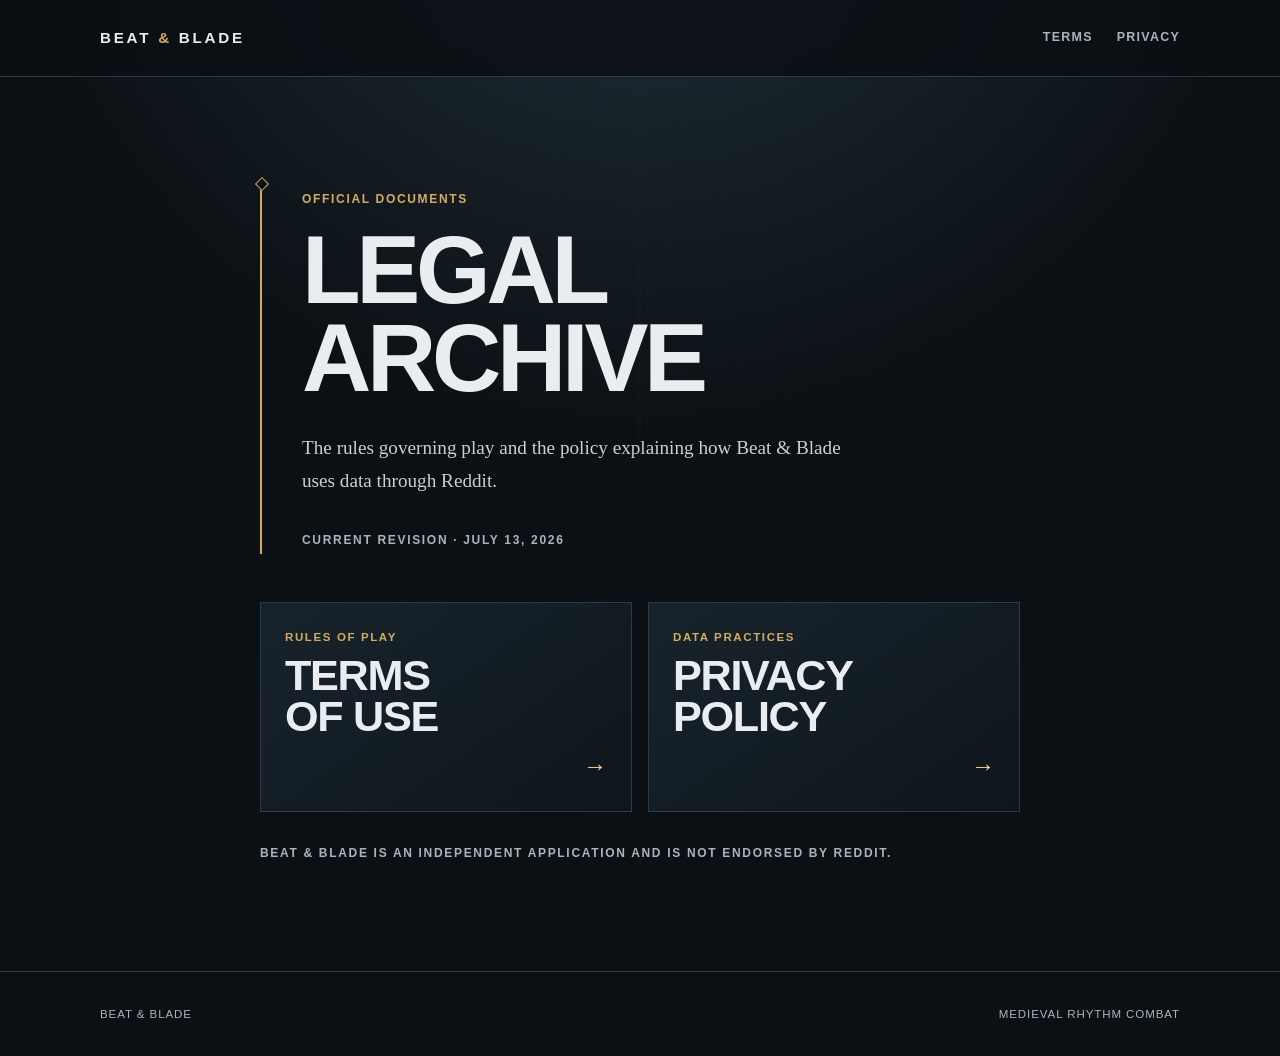
<file: index.html>
<!doctype html>
<html lang="en">
<head>
  <meta charset="utf-8">
  <meta name="viewport" content="width=device-width, initial-scale=1">
  <meta name="description" content="Terms of Use and Privacy Policy for Beat & Blade, a medieval rhythm-combat game on Reddit.">
  <title>Beat & Blade — Legal</title>
  <link rel="stylesheet" href="styles.css">
</head>
<body>
  <header class="site-header">
    <div class="header-inner">
      <a class="brand" href="index.html" aria-current="page">Beat <span>&amp;</span> Blade</a>
      <nav class="site-nav" aria-label="Legal pages">
        <a href="terms.html">Terms</a>
        <a href="privacy.html">Privacy</a>
      </nav>
    </div>
  </header>

  <main>
    <div class="hero">
      <p class="eyebrow">Official documents</p>
      <h1>Legal archive</h1>
      <p class="intro">The rules governing play and the policy explaining how Beat &amp; Blade uses data through Reddit.</p>
      <span class="updated">Current revision · July 13, 2026</span>
    </div>

    <div class="cards" aria-label="Legal documents">
      <a class="card" href="terms.html">
        <span class="card-label">Rules of play</span>
        <strong>Terms of Use</strong>
        <span class="card-arrow" aria-hidden="true">→</span>
      </a>
      <a class="card" href="privacy.html">
        <span class="card-label">Data practices</span>
        <strong>Privacy Policy</strong>
        <span class="card-arrow" aria-hidden="true">→</span>
      </a>
    </div>

    <p class="document-note">Beat &amp; Blade is an independent application and is not endorsed by Reddit.</p>
  </main>

  <footer class="site-footer">
    <div class="footer-inner">
      <span>Beat &amp; Blade</span>
      <span>Medieval rhythm combat</span>
    </div>
  </footer>
</body>
</html>
</file>
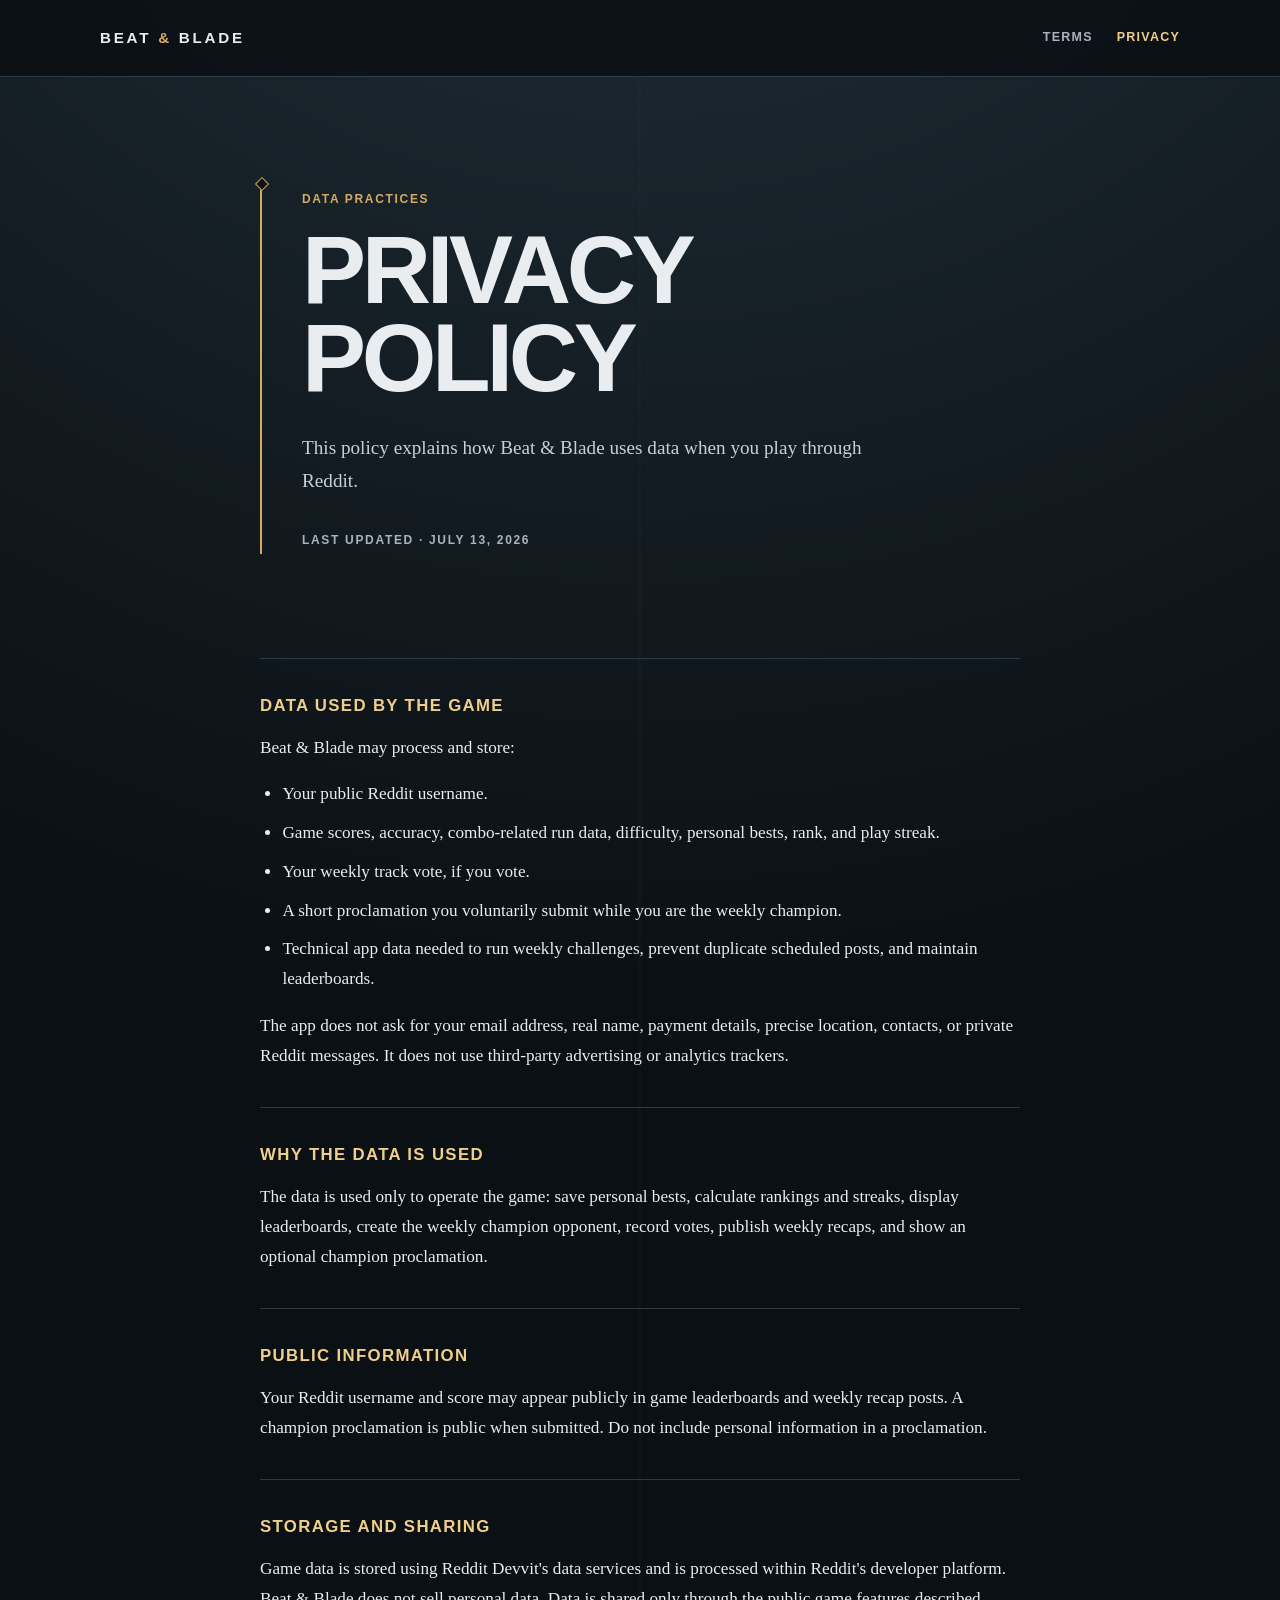
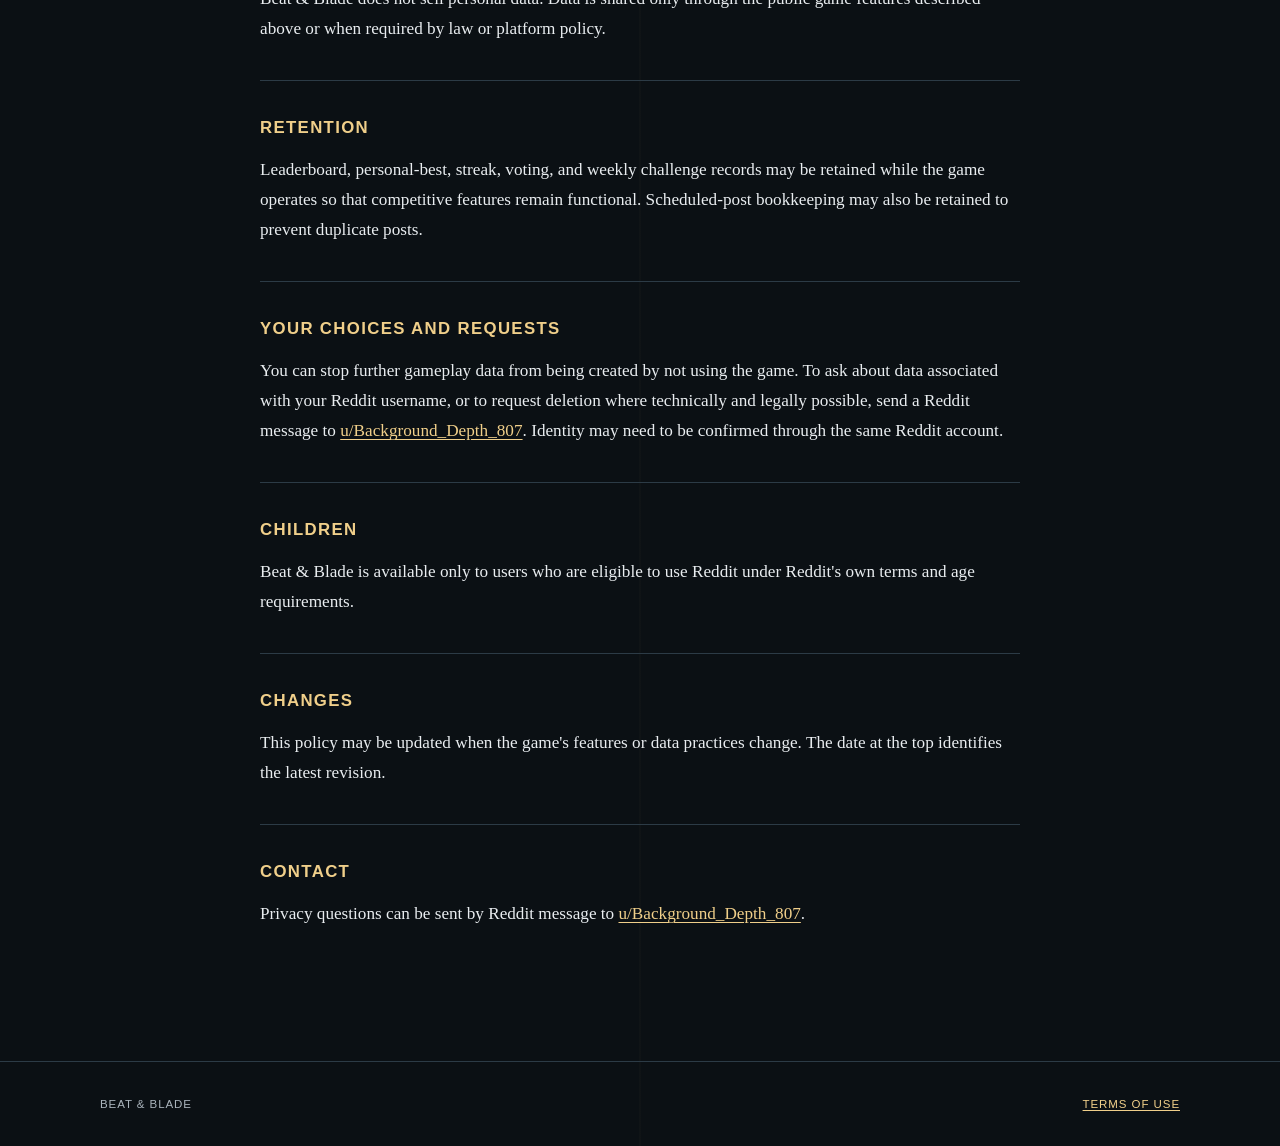
<file: privacy.html>
<!doctype html>
<html lang="en">
<head>
  <meta charset="utf-8">
  <meta name="viewport" content="width=device-width, initial-scale=1">
  <meta name="description" content="Privacy Policy for Beat & Blade, a medieval rhythm-combat game on Reddit.">
  <title>Privacy Policy — Beat & Blade</title>
  <link rel="stylesheet" href="styles.css">
</head>
<body>
  <header class="site-header">
    <div class="header-inner">
      <a class="brand" href="index.html">Beat <span>&amp;</span> Blade</a>
      <nav class="site-nav" aria-label="Legal pages">
        <a href="terms.html">Terms</a>
        <a href="privacy.html" aria-current="page">Privacy</a>
      </nav>
    </div>
  </header>

  <main>
    <div class="hero">
      <p class="eyebrow">Data practices</p>
      <h1>Privacy Policy</h1>
      <p class="intro">This policy explains how Beat &amp; Blade uses data when you play through Reddit.</p>
      <time class="updated" datetime="2026-07-13">Last updated · July 13, 2026</time>
    </div>

    <article class="legal-content">
      <section>
        <h2>Data used by the game</h2>
        <p>Beat &amp; Blade may process and store:</p>
        <ul>
          <li>Your public Reddit username.</li>
          <li>Game scores, accuracy, combo-related run data, difficulty, personal bests, rank, and play streak.</li>
          <li>Your weekly track vote, if you vote.</li>
          <li>A short proclamation you voluntarily submit while you are the weekly champion.</li>
          <li>Technical app data needed to run weekly challenges, prevent duplicate scheduled posts, and maintain leaderboards.</li>
        </ul>
        <p>The app does not ask for your email address, real name, payment details, precise location, contacts, or private Reddit messages. It does not use third-party advertising or analytics trackers.</p>
      </section>

      <section>
        <h2>Why the data is used</h2>
        <p>The data is used only to operate the game: save personal bests, calculate rankings and streaks, display leaderboards, create the weekly champion opponent, record votes, publish weekly recaps, and show an optional champion proclamation.</p>
      </section>

      <section>
        <h2>Public information</h2>
        <p>Your Reddit username and score may appear publicly in game leaderboards and weekly recap posts. A champion proclamation is public when submitted. Do not include personal information in a proclamation.</p>
      </section>

      <section>
        <h2>Storage and sharing</h2>
        <p>Game data is stored using Reddit Devvit's data services and is processed within Reddit's developer platform. Beat &amp; Blade does not sell personal data. Data is shared only through the public game features described above or when required by law or platform policy.</p>
      </section>

      <section>
        <h2>Retention</h2>
        <p>Leaderboard, personal-best, streak, voting, and weekly challenge records may be retained while the game operates so that competitive features remain functional. Scheduled-post bookkeeping may also be retained to prevent duplicate posts.</p>
      </section>

      <section>
        <h2>Your choices and requests</h2>
        <p>You can stop further gameplay data from being created by not using the game. To ask about data associated with your Reddit username, or to request deletion where technically and legally possible, send a Reddit message to <a href="https://www.reddit.com/user/Background_Depth_807/" rel="external">u/Background_Depth_807</a>. Identity may need to be confirmed through the same Reddit account.</p>
      </section>

      <section>
        <h2>Children</h2>
        <p>Beat &amp; Blade is available only to users who are eligible to use Reddit under Reddit's own terms and age requirements.</p>
      </section>

      <section>
        <h2>Changes</h2>
        <p>This policy may be updated when the game's features or data practices change. The date at the top identifies the latest revision.</p>
      </section>

      <section>
        <h2>Contact</h2>
        <p>Privacy questions can be sent by Reddit message to <a href="https://www.reddit.com/user/Background_Depth_807/" rel="external">u/Background_Depth_807</a>.</p>
      </section>
    </article>
  </main>

  <footer class="site-footer">
    <div class="footer-inner">
      <span>Beat &amp; Blade</span>
      <a href="terms.html">Terms of Use</a>
    </div>
  </footer>
</body>
</html>
</file>
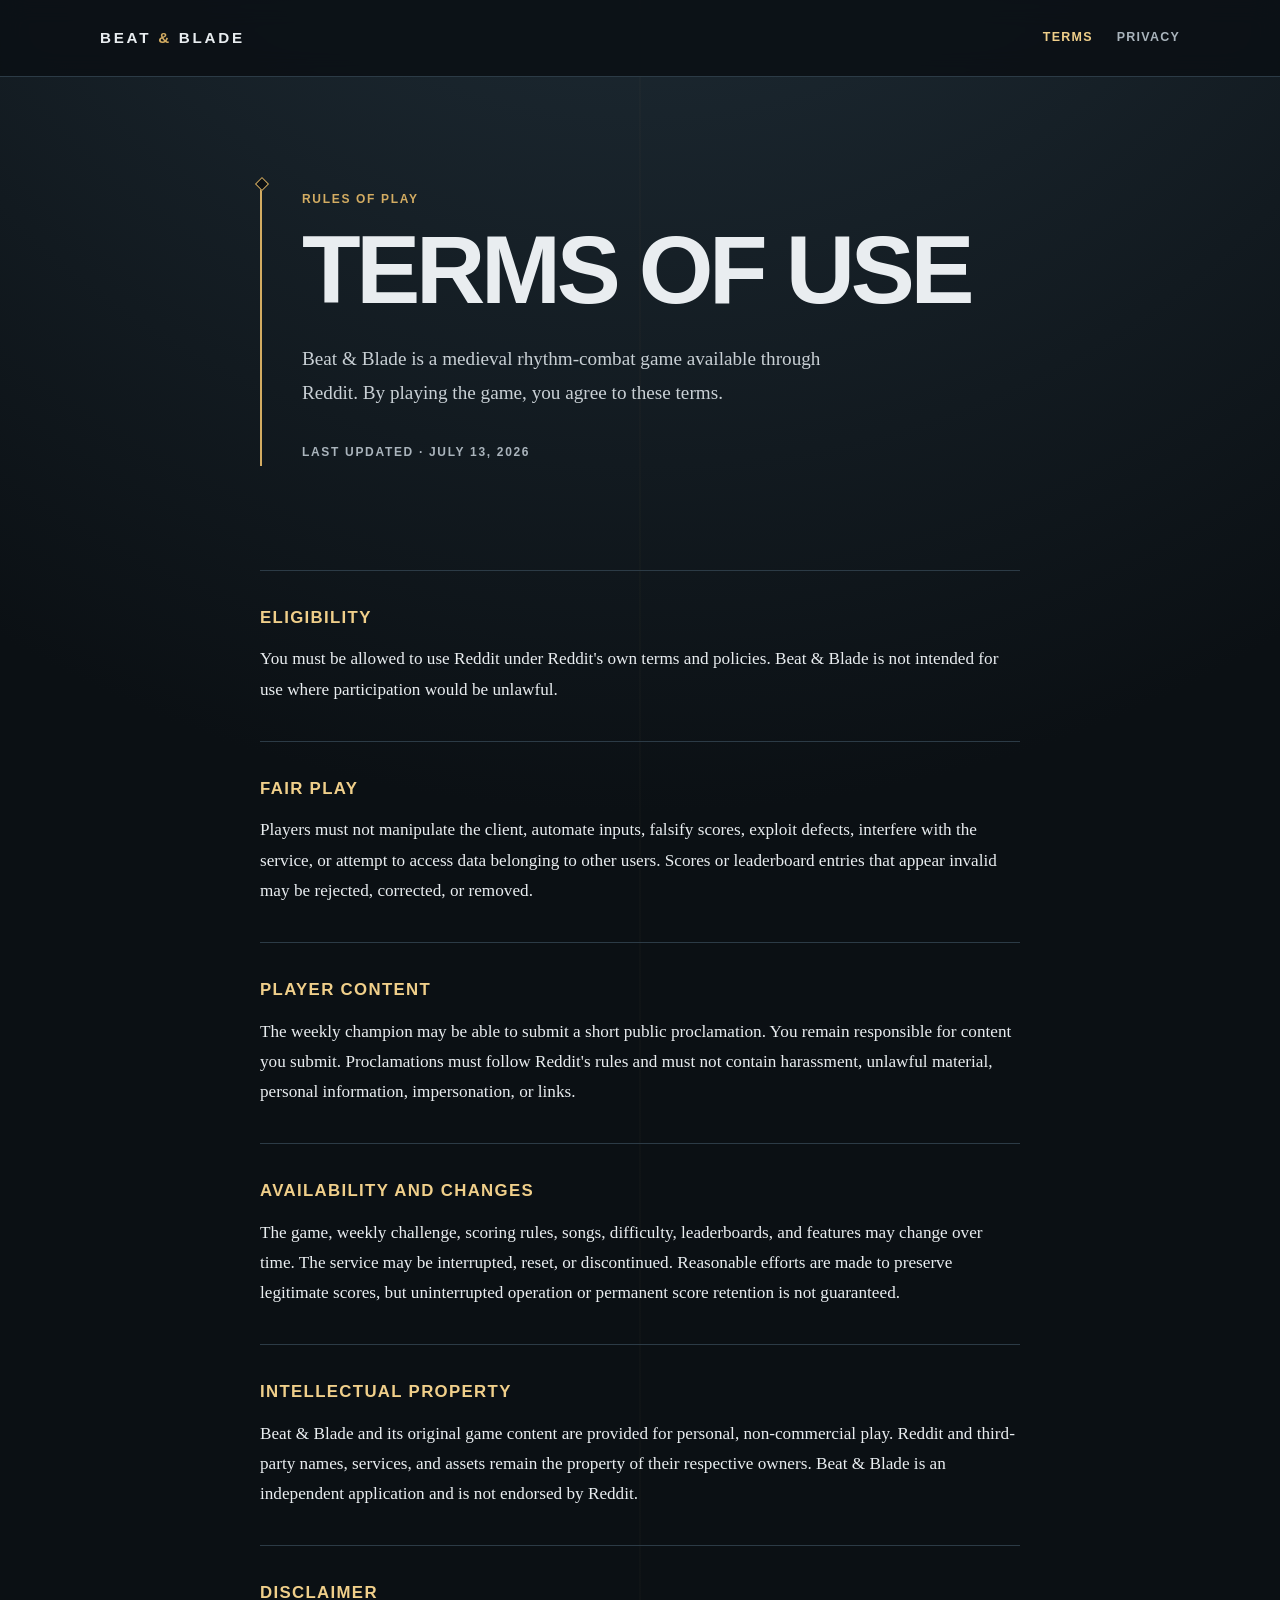
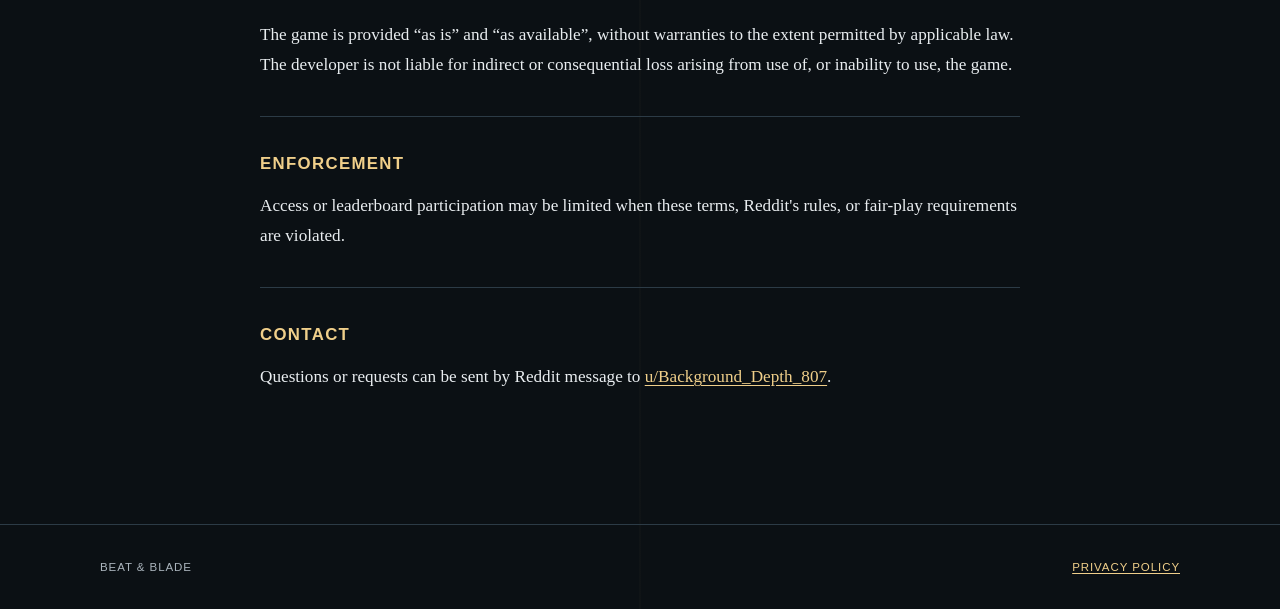
<file: terms.html>
<!doctype html>
<html lang="en">
<head>
  <meta charset="utf-8">
  <meta name="viewport" content="width=device-width, initial-scale=1">
  <meta name="description" content="Terms of Use for Beat & Blade, a medieval rhythm-combat game on Reddit.">
  <title>Terms of Use — Beat & Blade</title>
  <link rel="stylesheet" href="styles.css">
</head>
<body>
  <header class="site-header">
    <div class="header-inner">
      <a class="brand" href="index.html">Beat <span>&amp;</span> Blade</a>
      <nav class="site-nav" aria-label="Legal pages">
        <a href="terms.html" aria-current="page">Terms</a>
        <a href="privacy.html">Privacy</a>
      </nav>
    </div>
  </header>

  <main>
    <div class="hero">
      <p class="eyebrow">Rules of play</p>
      <h1>Terms of Use</h1>
      <p class="intro">Beat &amp; Blade is a medieval rhythm-combat game available through Reddit. By playing the game, you agree to these terms.</p>
      <time class="updated" datetime="2026-07-13">Last updated · July 13, 2026</time>
    </div>

    <article class="legal-content">
      <section>
        <h2>Eligibility</h2>
        <p>You must be allowed to use Reddit under Reddit's own terms and policies. Beat &amp; Blade is not intended for use where participation would be unlawful.</p>
      </section>

      <section>
        <h2>Fair play</h2>
        <p>Players must not manipulate the client, automate inputs, falsify scores, exploit defects, interfere with the service, or attempt to access data belonging to other users. Scores or leaderboard entries that appear invalid may be rejected, corrected, or removed.</p>
      </section>

      <section>
        <h2>Player content</h2>
        <p>The weekly champion may be able to submit a short public proclamation. You remain responsible for content you submit. Proclamations must follow Reddit's rules and must not contain harassment, unlawful material, personal information, impersonation, or links.</p>
      </section>

      <section>
        <h2>Availability and changes</h2>
        <p>The game, weekly challenge, scoring rules, songs, difficulty, leaderboards, and features may change over time. The service may be interrupted, reset, or discontinued. Reasonable efforts are made to preserve legitimate scores, but uninterrupted operation or permanent score retention is not guaranteed.</p>
      </section>

      <section>
        <h2>Intellectual property</h2>
        <p>Beat &amp; Blade and its original game content are provided for personal, non-commercial play. Reddit and third-party names, services, and assets remain the property of their respective owners. Beat &amp; Blade is an independent application and is not endorsed by Reddit.</p>
      </section>

      <section>
        <h2>Disclaimer</h2>
        <p>The game is provided “as is” and “as available”, without warranties to the extent permitted by applicable law. The developer is not liable for indirect or consequential loss arising from use of, or inability to use, the game.</p>
      </section>

      <section>
        <h2>Enforcement</h2>
        <p>Access or leaderboard participation may be limited when these terms, Reddit's rules, or fair-play requirements are violated.</p>
      </section>

      <section>
        <h2>Contact</h2>
        <p>Questions or requests can be sent by Reddit message to <a href="https://www.reddit.com/user/Background_Depth_807/" rel="external">u/Background_Depth_807</a>.</p>
      </section>
    </article>
  </main>

  <footer class="site-footer">
    <div class="footer-inner">
      <span>Beat &amp; Blade</span>
      <a href="privacy.html">Privacy Policy</a>
    </div>
  </footer>
</body>
</html>
</file>
<file: styles.css>
:root {
  color-scheme: dark;
  --ink: #e9edf0;
  --muted: #aab4bc;
  --night: #0b1014;
  --steel: #111a21;
  --steel-light: #192630;
  --line: #2c3b46;
  --brass: #d3ac62;
  --brass-bright: #f0cf8a;
  --danger: #8f3f38;
  --content: 760px;
  --wide: 1080px;
}

* {
  box-sizing: border-box;
}

html {
  background: var(--night);
  scroll-behavior: smooth;
}

body {
  margin: 0;
  min-height: 100vh;
  color: var(--ink);
  background:
    linear-gradient(90deg, transparent 0 49.9%, rgba(211, 172, 98, 0.035) 50%, transparent 50.1%),
    radial-gradient(circle at 50% -20%, #24343f 0, var(--night) 46%);
  font-family: Georgia, "Times New Roman", serif;
  font-size: 1.075rem;
  line-height: 1.75;
  text-rendering: optimizeLegibility;
}

a {
  color: var(--brass-bright);
  text-decoration-thickness: 1px;
  text-underline-offset: 0.2em;
}

a:hover {
  color: #fff1ce;
}

a:focus-visible {
  outline: 2px solid var(--brass-bright);
  outline-offset: 4px;
  border-radius: 2px;
}

.site-header {
  border-bottom: 1px solid var(--line);
  background: rgba(11, 16, 20, 0.86);
  backdrop-filter: blur(12px);
}

.header-inner {
  width: min(calc(100% - 2rem), var(--wide));
  min-height: 76px;
  margin-inline: auto;
  display: flex;
  align-items: center;
  justify-content: space-between;
  gap: 2rem;
}

.brand {
  color: var(--ink);
  font-family: "Arial Narrow", "Roboto Condensed", Arial, sans-serif;
  font-size: 0.95rem;
  font-weight: 700;
  letter-spacing: 0.18em;
  line-height: 1;
  text-decoration: none;
  text-transform: uppercase;
}

.brand span {
  color: var(--brass);
}

.site-nav {
  display: flex;
  gap: 1.5rem;
  font-family: "Arial Narrow", "Roboto Condensed", Arial, sans-serif;
  font-size: 0.78rem;
  font-weight: 700;
  letter-spacing: 0.1em;
  text-transform: uppercase;
}

.site-nav a {
  color: var(--muted);
  text-decoration: none;
}

.site-nav a:hover,
.site-nav a[aria-current="page"] {
  color: var(--brass-bright);
}

main {
  width: min(calc(100% - 2rem), var(--content));
  margin-inline: auto;
  padding: clamp(4rem, 9vw, 7rem) 0 6rem;
}

.hero {
  position: relative;
  padding-left: clamp(1.25rem, 4vw, 2.5rem);
  border-left: 2px solid var(--brass);
}

.hero::before {
  content: "";
  position: absolute;
  top: -0.6rem;
  left: -5px;
  width: 8px;
  height: 8px;
  border: 1px solid var(--brass);
  background: var(--night);
  transform: rotate(45deg);
}

.eyebrow,
.updated,
.document-note {
  font-family: "Arial Narrow", "Roboto Condensed", Arial, sans-serif;
  font-size: 0.75rem;
  font-weight: 700;
  letter-spacing: 0.14em;
  text-transform: uppercase;
}

.eyebrow {
  margin: 0 0 1rem;
  color: var(--brass);
}

h1,
h2 {
  text-wrap: balance;
}

h1 {
  max-width: 13ch;
  margin: 0;
  font-family: "Arial Narrow", "Roboto Condensed", Arial, sans-serif;
  font-size: clamp(3rem, 10vw, 6rem);
  font-weight: 800;
  letter-spacing: -0.045em;
  line-height: 0.92;
  text-transform: uppercase;
}

.intro {
  max-width: 60ch;
  margin: 1.75rem 0 0;
  color: #c9d0d5;
  font-size: 1.2rem;
}

.updated {
  display: inline-block;
  margin-top: 2rem;
  color: var(--muted);
}

.legal-content {
  margin-top: clamp(4rem, 9vw, 6.5rem);
}

.legal-content section {
  padding: 2.25rem 0;
  border-top: 1px solid var(--line);
}

.legal-content h2 {
  margin: 0 0 0.8rem;
  color: var(--brass-bright);
  font-family: "Arial Narrow", "Roboto Condensed", Arial, sans-serif;
  font-size: 1.05rem;
  font-weight: 800;
  letter-spacing: 0.08em;
  line-height: 1.3;
  text-transform: uppercase;
}

.legal-content p,
.legal-content ul {
  margin: 0;
}

.legal-content section > * + * {
  margin-top: 1rem;
}

.legal-content ul {
  padding-left: 1.4rem;
}

.legal-content li + li {
  margin-top: 0.55rem;
}

.cards {
  display: grid;
  grid-template-columns: repeat(2, minmax(0, 1fr));
  gap: 1rem;
  margin-top: 3rem;
}

.card {
  min-height: 210px;
  padding: 1.5rem;
  display: flex;
  flex-direction: column;
  justify-content: space-between;
  border: 1px solid var(--line);
  background: linear-gradient(145deg, rgba(25, 38, 48, 0.88), rgba(17, 26, 33, 0.58));
  color: var(--ink);
  text-decoration: none;
  transition: border-color 160ms ease, transform 160ms ease, background 160ms ease;
}

.card:hover {
  border-color: var(--brass);
  background: var(--steel-light);
  color: var(--ink);
  transform: translateY(-3px);
}

.card-label {
  color: var(--brass);
  font-family: "Arial Narrow", "Roboto Condensed", Arial, sans-serif;
  font-size: 0.72rem;
  font-weight: 700;
  letter-spacing: 0.14em;
  text-transform: uppercase;
}

.card strong {
  display: block;
  max-width: 8ch;
  font-family: "Arial Narrow", "Roboto Condensed", Arial, sans-serif;
  font-size: clamp(1.8rem, 5vw, 2.7rem);
  letter-spacing: -0.03em;
  line-height: 0.95;
  text-transform: uppercase;
}

.card-arrow {
  align-self: flex-end;
  color: var(--brass-bright);
  font-size: 1.5rem;
}

.document-note {
  margin-top: 2rem;
  color: var(--muted);
  line-height: 1.6;
}

.site-footer {
  border-top: 1px solid var(--line);
}

.footer-inner {
  width: min(calc(100% - 2rem), var(--wide));
  margin-inline: auto;
  padding: 2rem 0;
  display: flex;
  justify-content: space-between;
  gap: 1rem;
  color: var(--muted);
  font-family: "Arial Narrow", "Roboto Condensed", Arial, sans-serif;
  font-size: 0.72rem;
  letter-spacing: 0.08em;
  text-transform: uppercase;
}

@media (max-width: 620px) {
  .header-inner {
    min-height: auto;
    padding: 1.25rem 0;
    align-items: flex-start;
    flex-direction: column;
    gap: 1rem;
  }

  .site-nav {
    width: 100%;
    justify-content: space-between;
    gap: 0.75rem;
  }

  .cards {
    grid-template-columns: 1fr;
  }

  .footer-inner {
    flex-direction: column;
  }
}

@media (prefers-reduced-motion: reduce) {
  html {
    scroll-behavior: auto;
  }

  .card {
    transition: none;
  }
}

@media print {
  :root {
    color-scheme: light;
  }

  body {
    color: #111;
    background: #fff;
    font-size: 11pt;
  }

  .site-header,
  .site-footer {
    display: none;
  }

  main {
    width: 100%;
    padding: 0;
  }

  .hero {
    border-left-color: #555;
  }

  .hero::before {
    display: none;
  }

  .eyebrow,
  .updated,
  .legal-content h2,
  a {
    color: #111;
  }

  .intro {
    color: #333;
  }

  .legal-content {
    margin-top: 2rem;
  }

  .legal-content section {
    padding: 1rem 0;
    border-top-color: #aaa;
    break-inside: avoid;
  }
}
</file>
